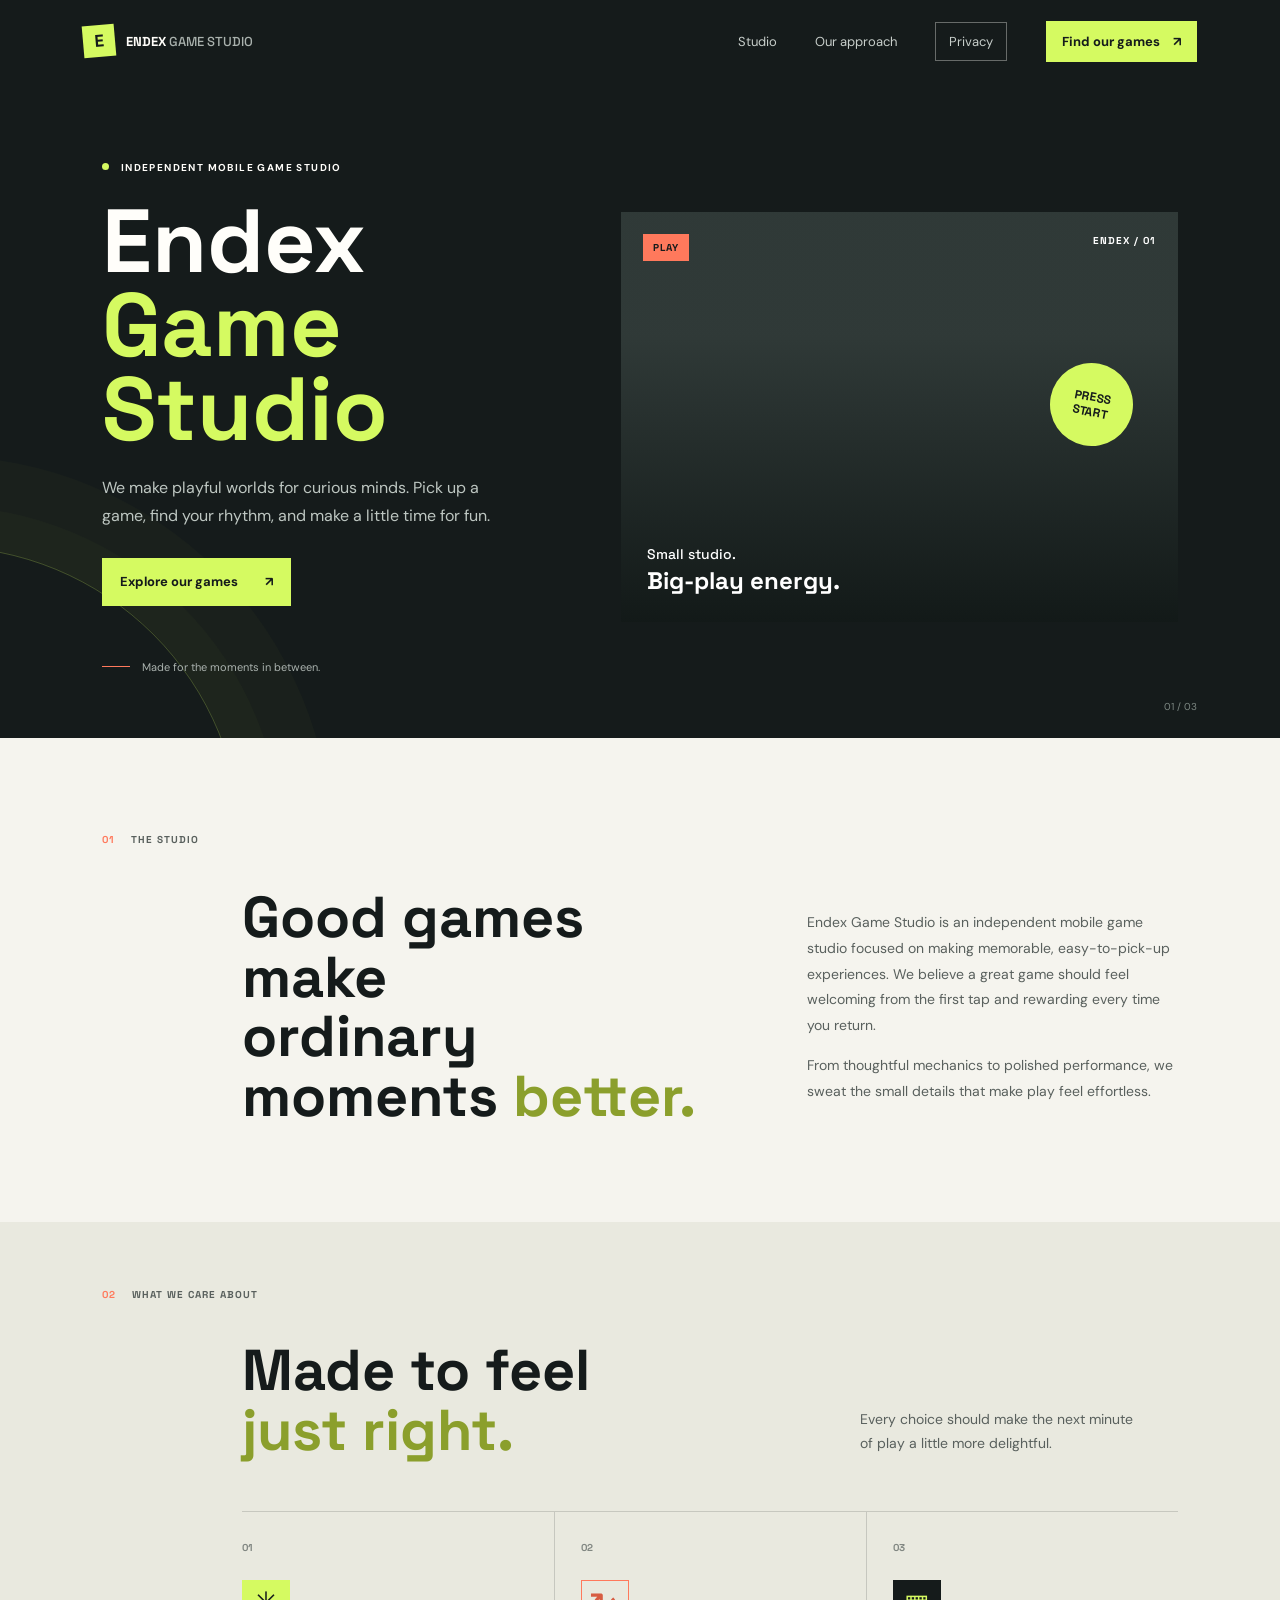
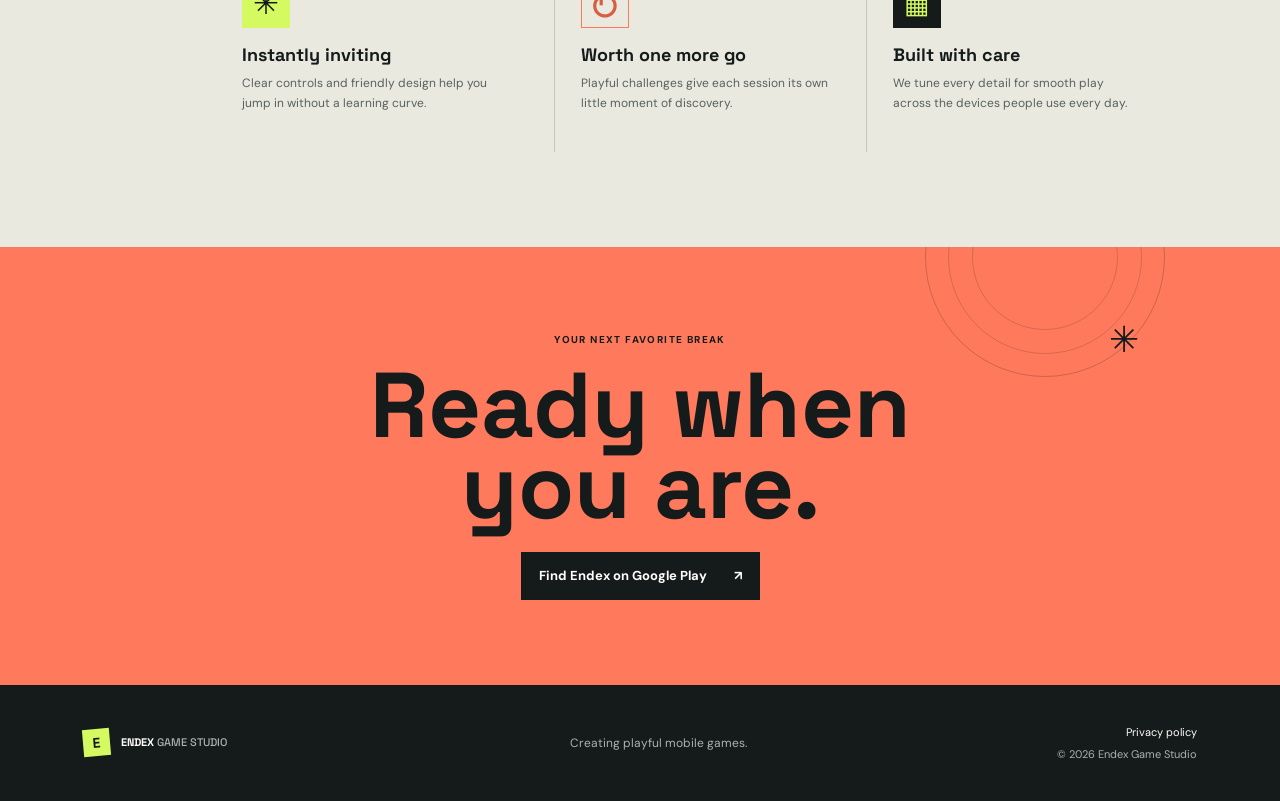
<file: index.html>
<!doctype html>
<html lang="en">
 <head>
  <meta charset="utf-8">
  <meta name="viewport" content="width=device-width, initial-scale=1">
  <meta name="theme-color" content="#151b1b">
  <meta name="description" content="Endex Game Studio creates playful mobile games made for curious minds and quick breaks.">
  <title>Endex Game Studio | Play a little different</title>
  <link rel="preconnect" href="https://fonts.googleapis.com">
  <link rel="preconnect" href="https://fonts.gstatic.com" crossorigin>
  <link href="https://fonts.googleapis.com/css2?family=DM+Sans:wght@400;500;600;700&family=Space+Grotesk:wght@500;600;700&display=swap" rel="stylesheet">
  <link rel="stylesheet" href="styles.css">
</head>
<body>
  <header class="site-header">
    <a class="brand" href="index.html" aria-label="Endex Game Studio home">
      <span class="brand-mark" aria-hidden="true">E</span>
      <span>ENDEX <span class="brand-light">GAME STUDIO</span></span>
    </a>
    <nav aria-label="Main navigation">
      <a href="#studio">Studio</a>
      <a href="#approach">Our approach</a>
      <a class="nav-privacy" href="privacypolicy.html">Privacy</a>
<a class="nav-cta"
   href="https://play.google.com/store/apps/developer?id=Endex+Game+Studio"
   target="_blank"
   rel="noreferrer">
  Find our games <span aria-hidden="true">↗</span>
</a> 
    </nav>
  </header>

  <main>
    <section class="hero" aria-labelledby="hero-title">
      <div class="hero-copy">
        <p class="eyebrow"><span class="status-dot"></span> INDEPENDENT MOBILE GAME STUDIO</p>
        <h1 id="hero-title">Endex<br><span>Game Studio</span></h1>
        <p class="hero-description">We make playful worlds for curious minds. Pick up a game, find your rhythm, and make a little time for fun.</p>
        <a class="button button-lime" href="https://play.google.com/store/apps/developer?id=Endex+Game+Studio" target="_blank" rel="noreferrer">Explore our games <span aria-hidden="true">↗</span></a>
        <div class="hero-note"><span class="note-line"></span> Made for the moments in between.</div>
      </div>
      <div class="hero-art" role="img" aria-label="Colorful gaming setup with a controller and screen">
        <div class="art-label"><span>PLAY</span><span>ENDEX / 01</span></div>
        <div class="art-sticker" aria-hidden="true">PRESS<br>START</div>
        <div class="art-caption"><span>Small studio.</span><strong>Big-play energy.</strong></div>
      </div>
      <div class="hero-index" aria-hidden="true">01 / 03</div>
    </section>

    <section class="studio-section" id="studio">
      <div class="section-marker"><span>01</span><span>THE STUDIO</span></div>
      <div class="studio-content">
        <h2>Good games make<br>ordinary moments <em>better.</em></h2>
        <div class="studio-text">
          <p>Endex Game Studio is an independent mobile game studio focused on making memorable, easy-to-pick-up experiences. We believe a great game should feel welcoming from the first tap and rewarding every time you return.</p>
          <p>From thoughtful mechanics to polished performance, we sweat the small details that make play feel effortless.</p>
        </div>
      </div>
    </section>

    <section class="approach-section" id="approach">
      <div class="section-marker"><span>02</span><span>WHAT WE CARE ABOUT</span></div>
      <div class="approach-heading"><h2>Made to feel<br><em>just right.</em></h2><p>Every choice should make the next minute of play a little more delightful.</p></div>
      <div class="principles">
        <article class="principle">
          <span class="principle-number">01</span>
          <div class="principle-symbol symbol-spark" aria-hidden="true">✳</div>
          <h3>Instantly inviting</h3>
          <p>Clear controls and friendly design help you jump in without a learning curve.</p>
        </article>
        <article class="principle">
          <span class="principle-number">02</span>
          <div class="principle-symbol symbol-loop" aria-hidden="true">↻</div>
          <h3>Worth one more go</h3>
          <p>Playful challenges give each session its own little moment of discovery.</p>
        </article>
        <article class="principle">
          <span class="principle-number">03</span>
          <div class="principle-symbol symbol-pixel" aria-hidden="true">▦</div>
          <h3>Built with care</h3>
          <p>We tune every detail for smooth play across the devices people use every day.</p>
        </article>
      </div>
    </section>

    <section class="play-section">
      <div class="play-orbit" aria-hidden="true"><span>✳</span></div>
      <p class="eyebrow">YOUR NEXT FAVORITE BREAK</p>
      <h2>Ready when<br>you are.</h2>
      <a class="button button-dark" href="https://play.google.com/store/search?q=Endex%20Game%20Studio&c=apps" target="_blank" rel="noreferrer">Find Endex on Google Play <span aria-hidden="true">↗</span></a>
    </section>
  </main>

  <footer class="site-footer">
    <a class="brand footer-brand" href="index.html"><span class="brand-mark" aria-hidden="true">E</span><span>ENDEX <span class="brand-light">GAME STUDIO</span></span></a>
    <p>Creating playful mobile games.</p>
    <div class="footer-meta"><a href="privacypolicy.html">Privacy policy</a><span>© <span id="year">2026</span> Endex Game Studio</span></div>
  </footer>
</body>
</html>
</file>
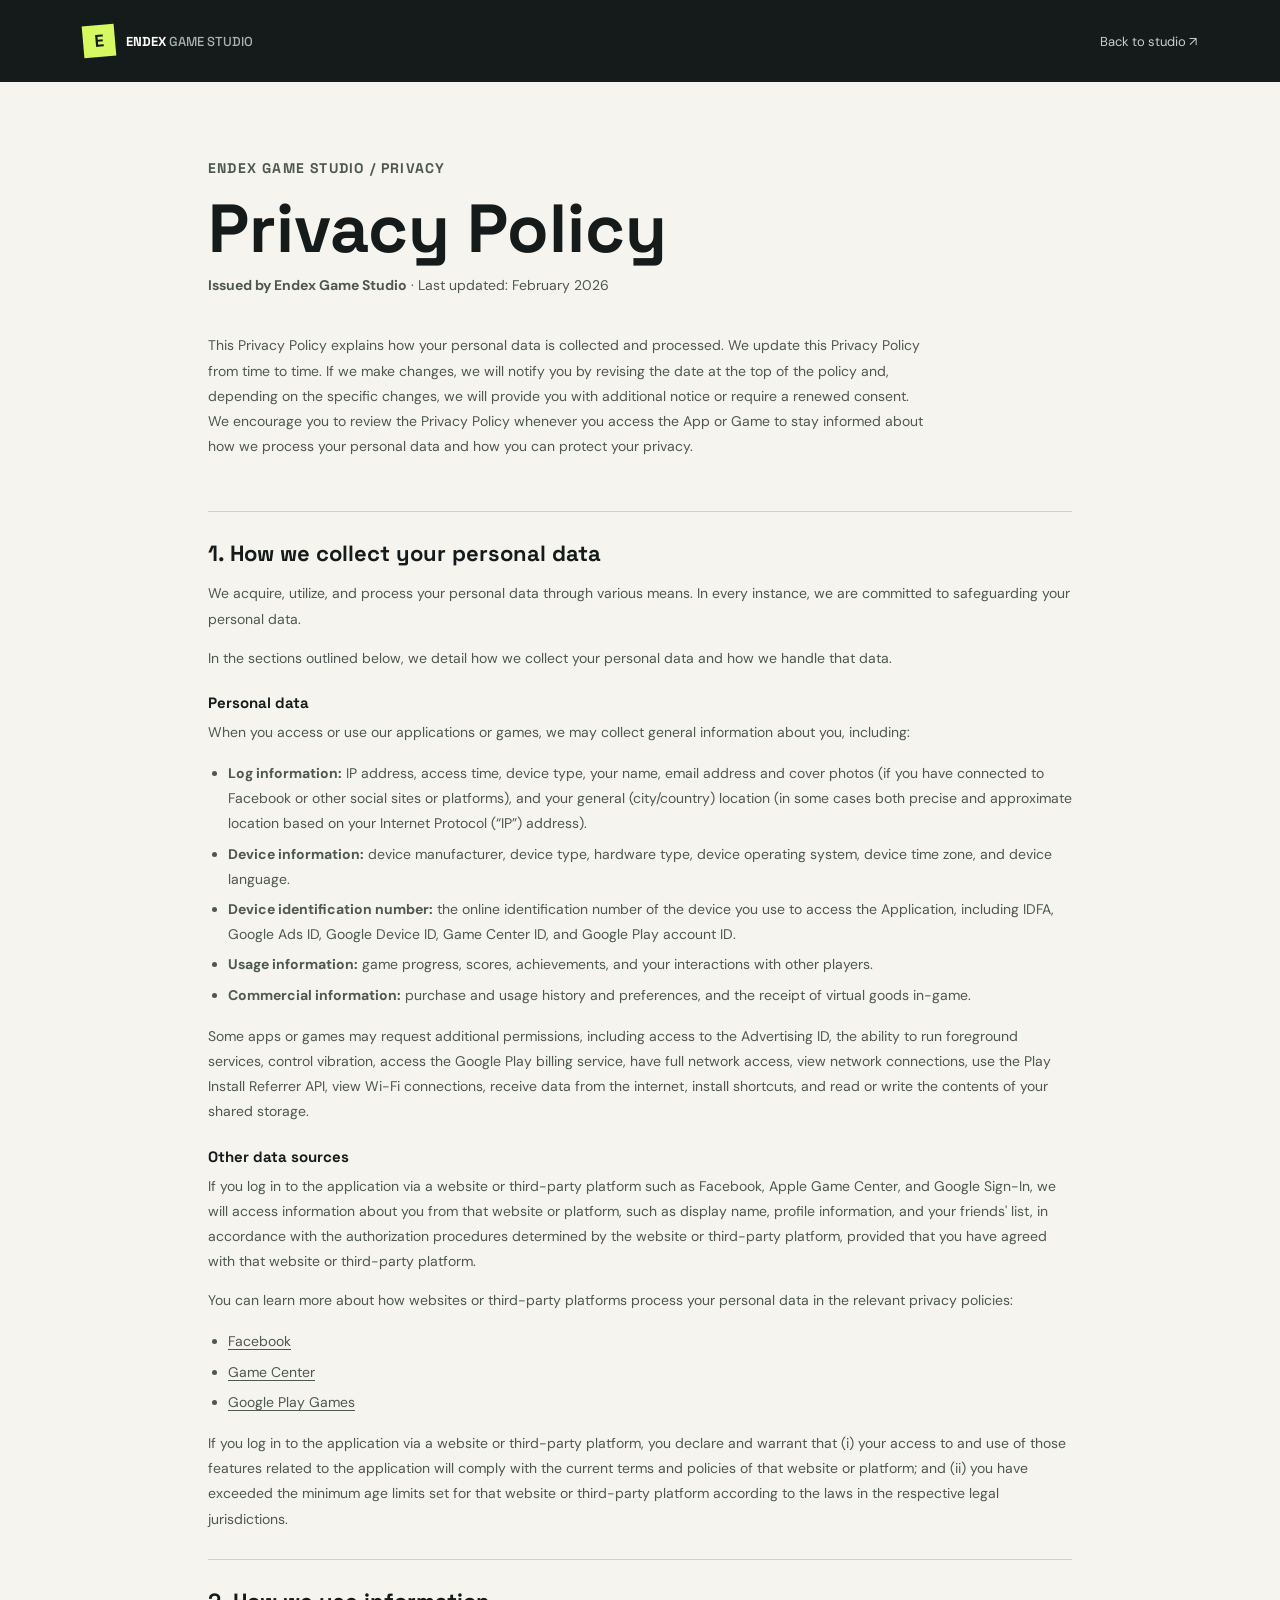
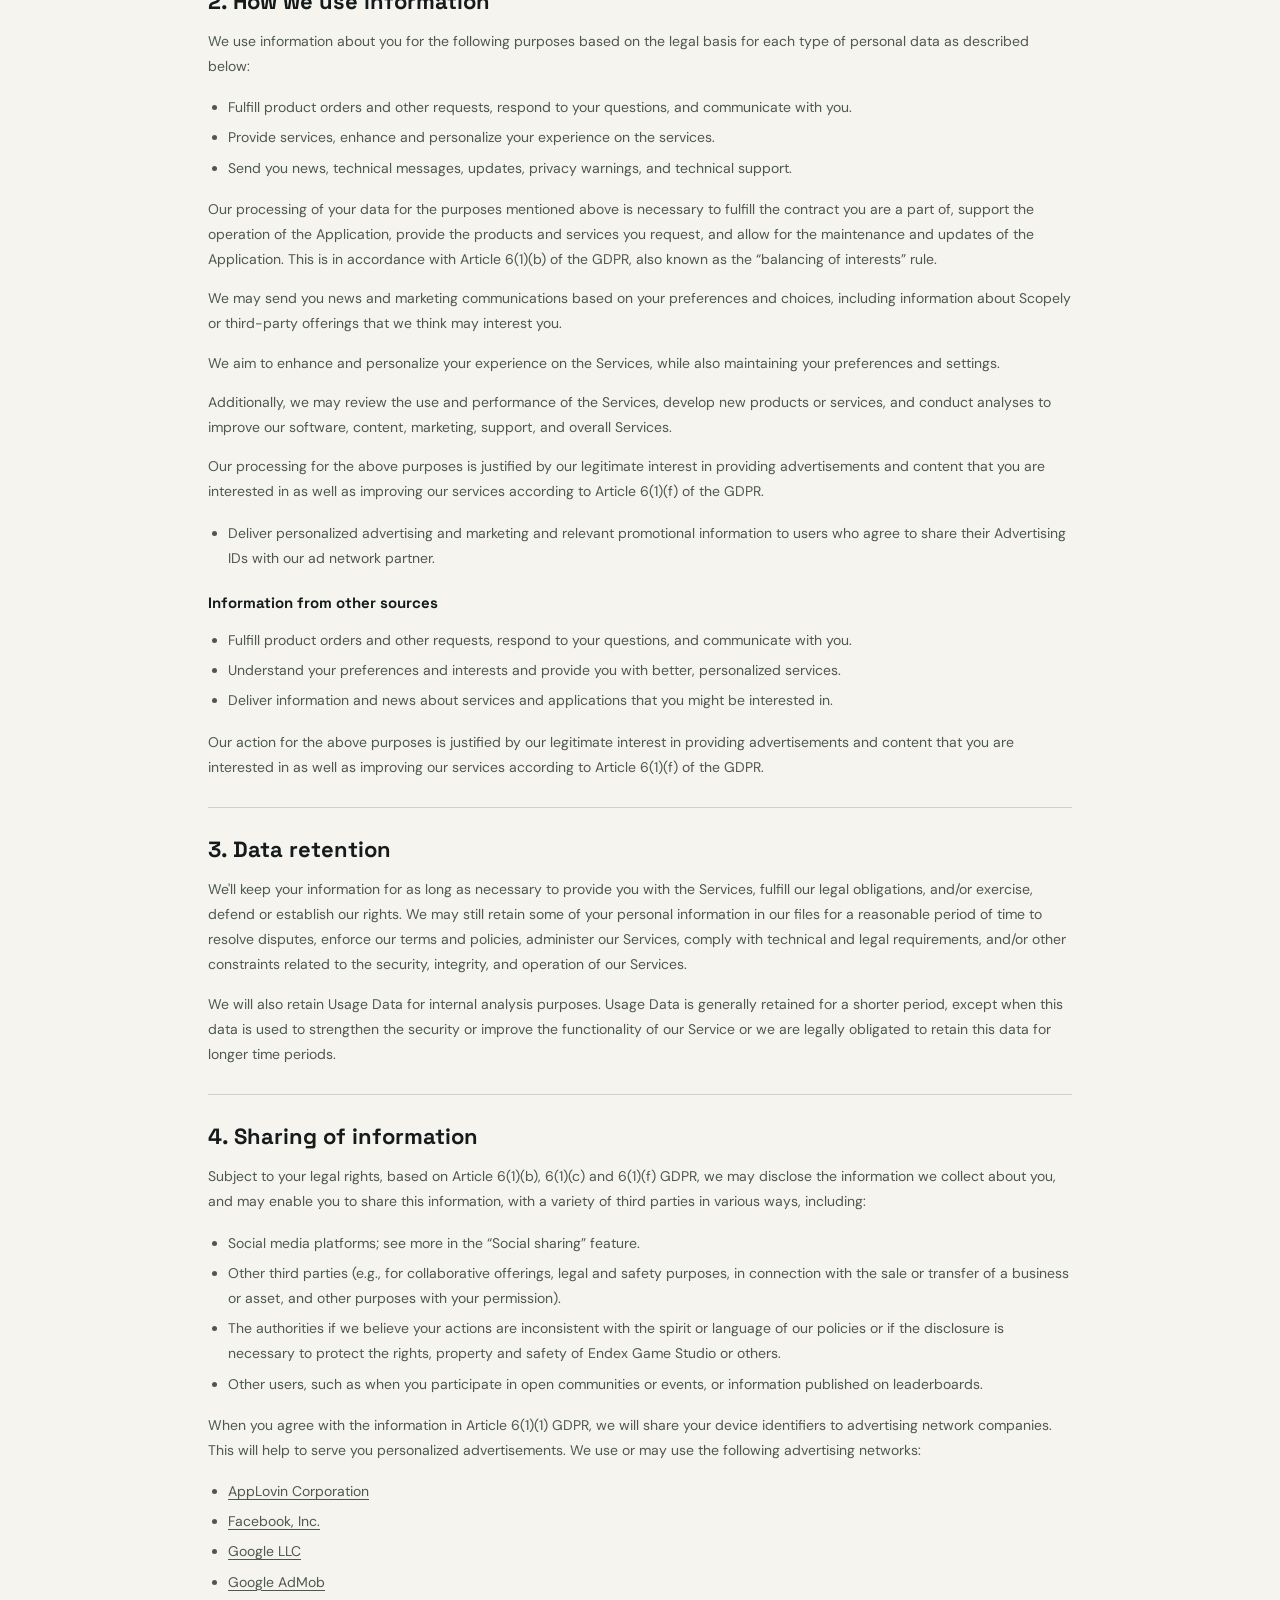
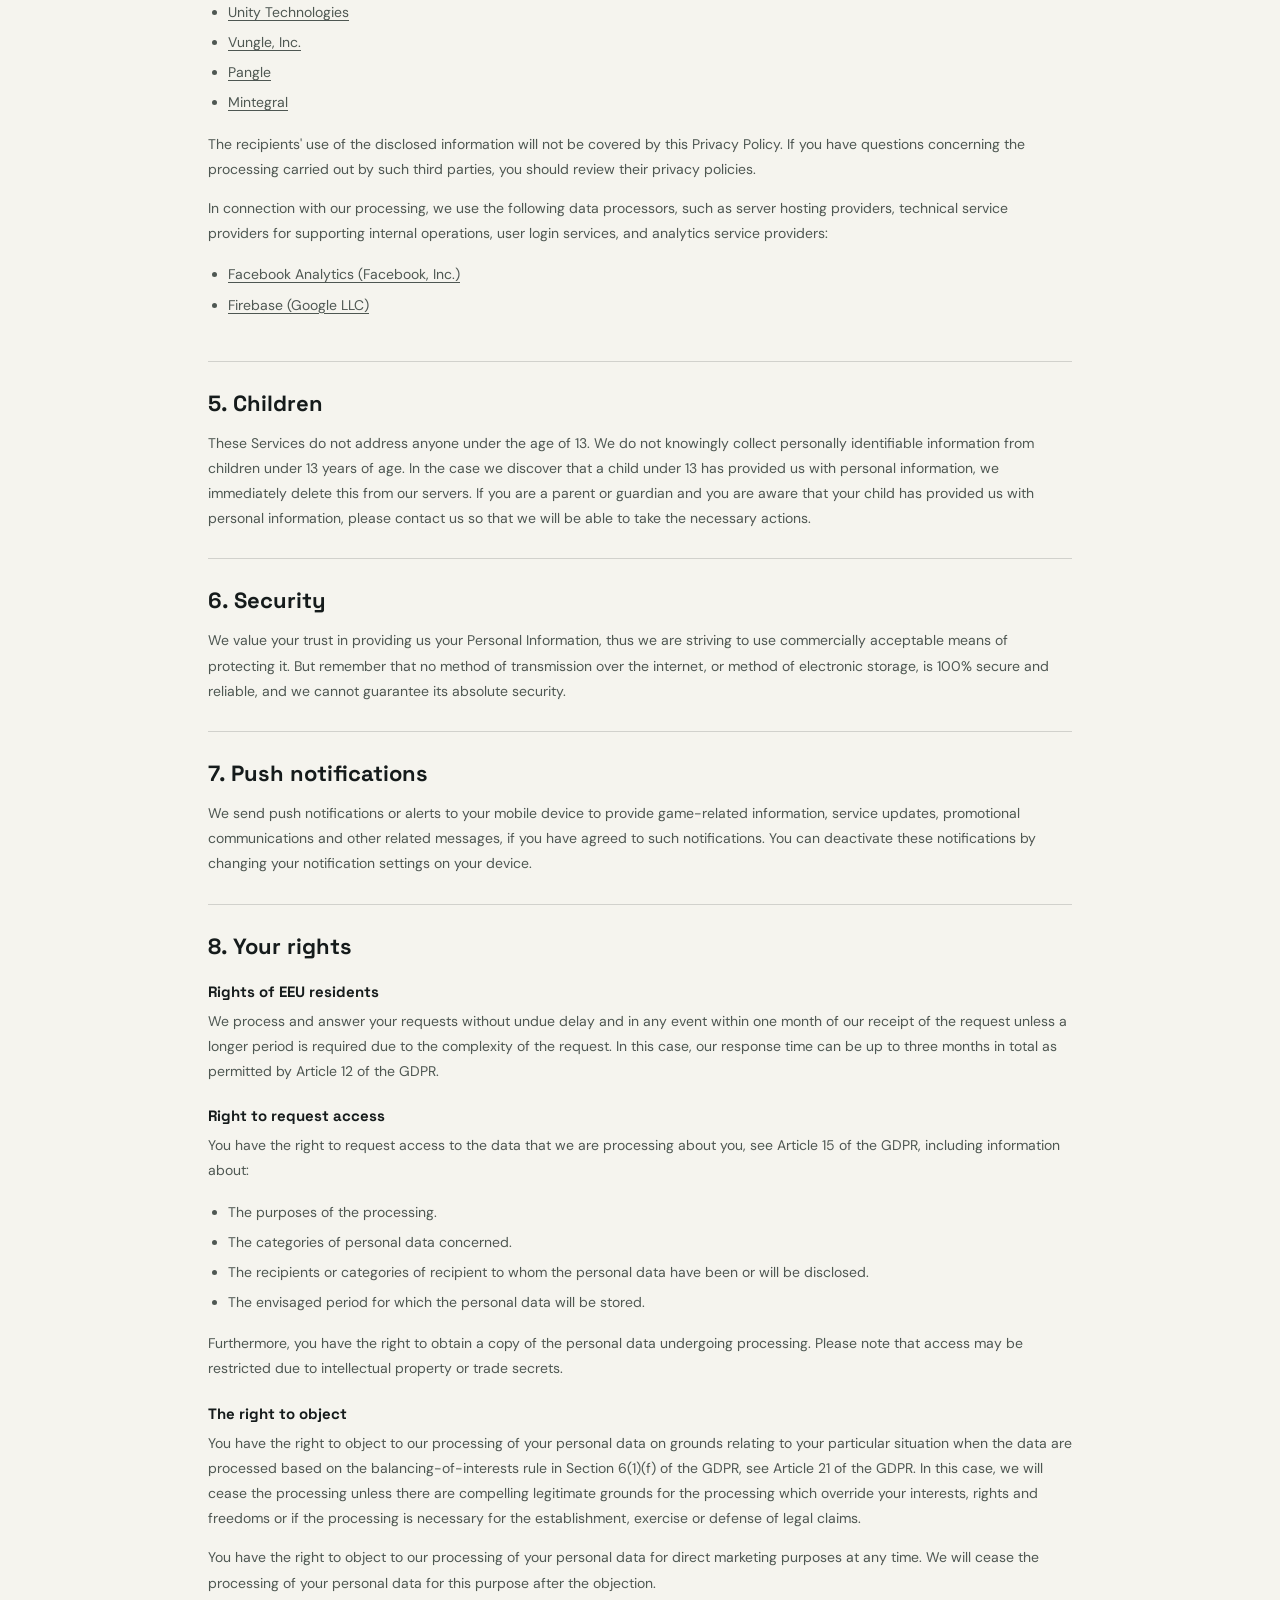
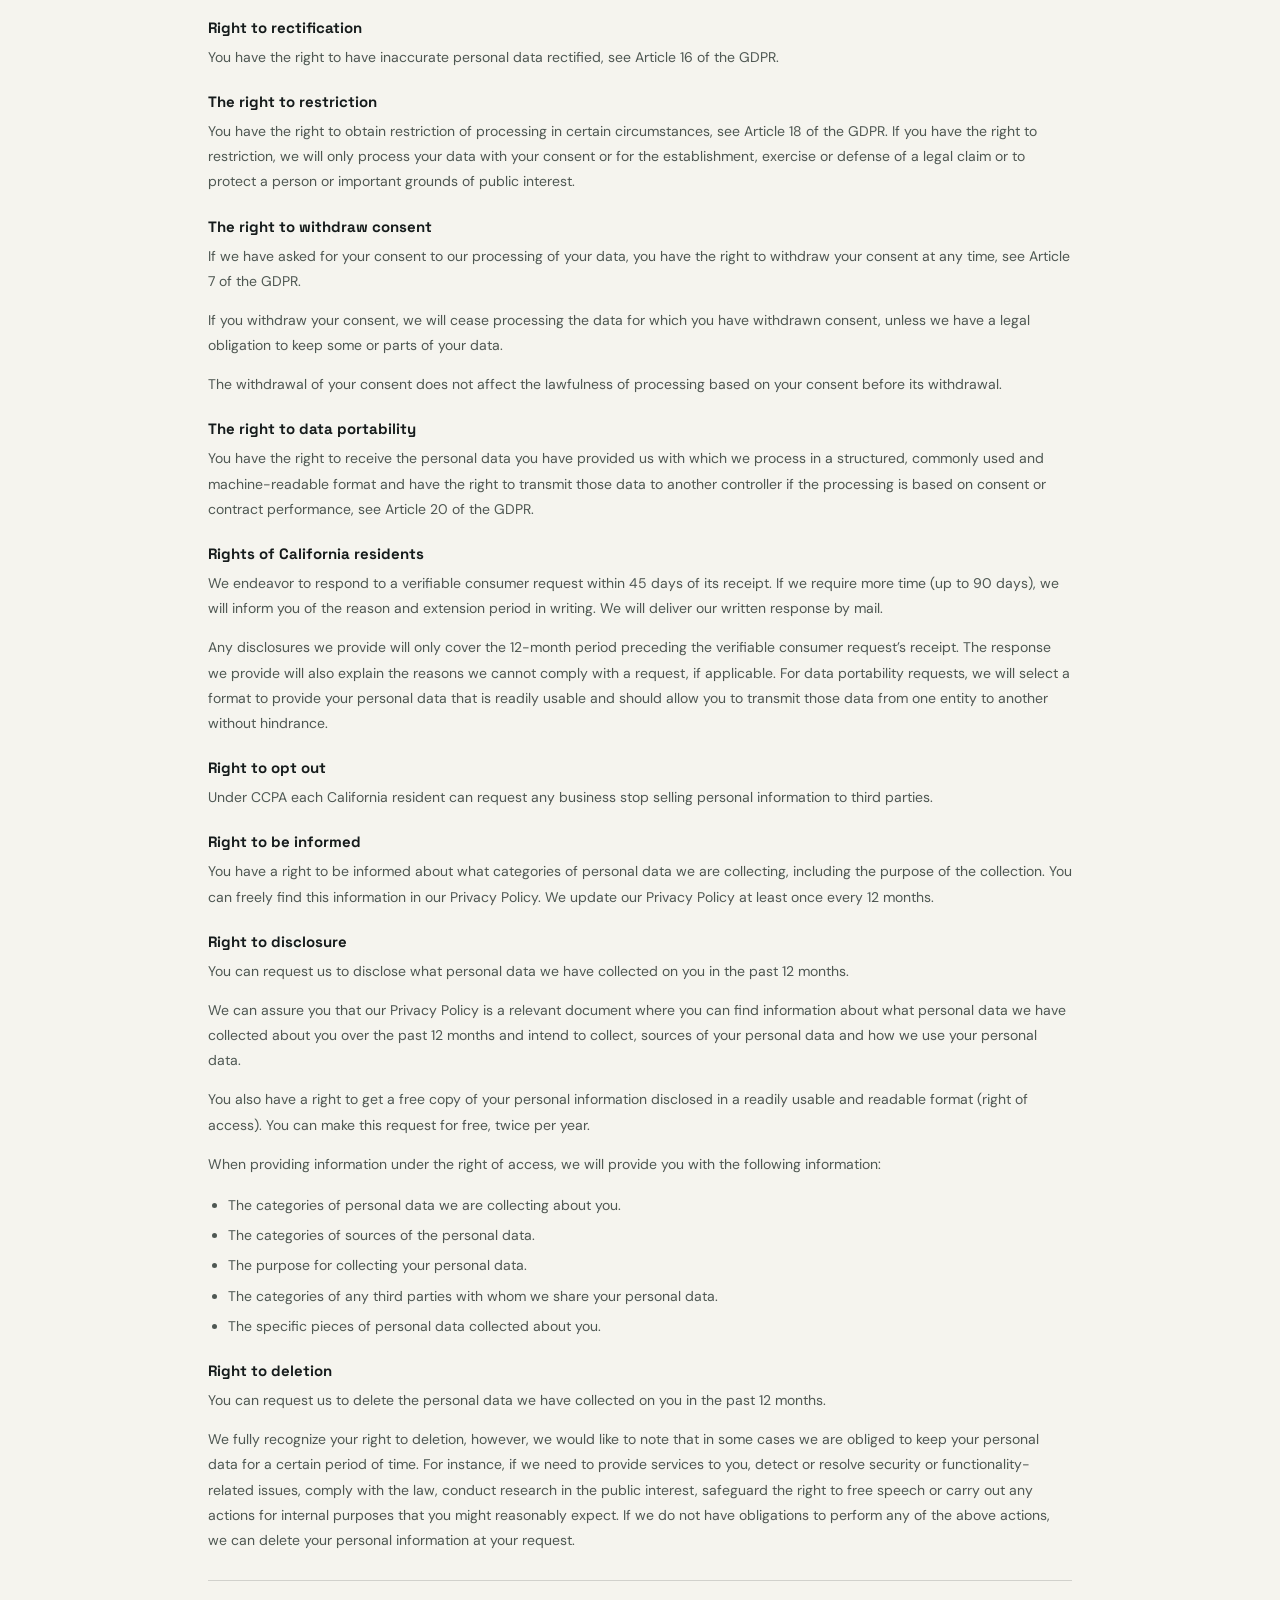
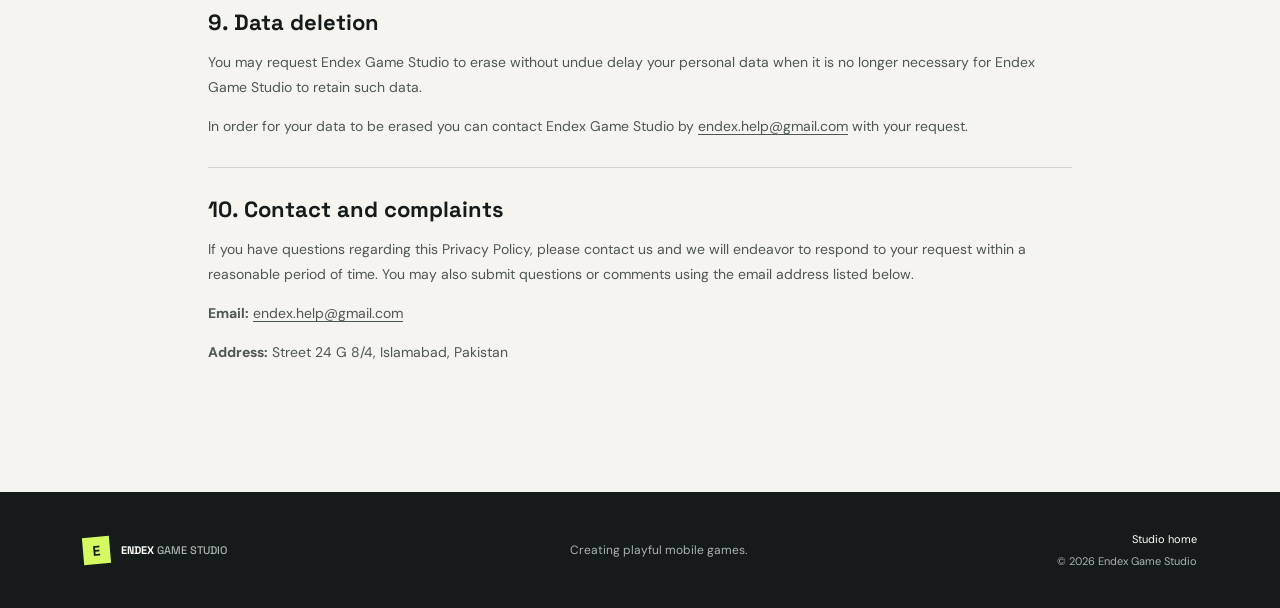
<file: privacypolicy.html>
<!doctype html>
<html lang="en">
<head>
  <meta charset="utf-8">
  <meta name="viewport" content="width=device-width, initial-scale=1">
  <meta name="description" content="Privacy policy for mobile games and services published by Endex Game Studio.">
  <meta name="theme-color" content="#151b1b">
  <title>Privacy Policy | Endex Game Studio</title>
  <link rel="preconnect" href="https://fonts.googleapis.com">
  <link rel="preconnect" href="https://fonts.gstatic.com" crossorigin>
  <link href="https://fonts.googleapis.com/css2?family=DM+Sans:wght@400;500;600;700&family=Space+Grotesk:wght@500;600;700&display=swap" rel="stylesheet">
  <link rel="stylesheet" href="styles.css">
</head>
<body class="policy-page">
  <header class="site-header policy-header">
    <a class="brand" href="index.html" aria-label="Endex Game Studio home"><span class="brand-mark" aria-hidden="true">E</span><span>ENDEX <span class="brand-light">GAME STUDIO</span></span></a>
    <nav aria-label="Main navigation"><a href="index.html">Back to studio <span aria-hidden="true">↗</span></a></nav>
  </header>
  <main class="policy-main">
    <p class="policy-kicker">ENDEX GAME STUDIO / PRIVACY</p>
    <h1>Privacy Policy</h1>
    <p class="policy-updated"><strong>Issued by Endex Game Studio</strong> · Last updated: February 2026</p>
    <p class="policy-intro">This Privacy Policy explains how your personal data is collected and processed. We update this Privacy Policy from time to time. If we make changes, we will notify you by revising the date at the top of the policy and, depending on the specific changes, we will provide you with additional notice or require a renewed consent. We encourage you to review the Privacy Policy whenever you access the App or Game to stay informed about how we process your personal data and how you can protect your privacy.</p>

    <section>
      <h2>1. How we collect your personal data</h2>
      <p>We acquire, utilize, and process your personal data through various means. In every instance, we are committed to safeguarding your personal data.</p>
      <p>In the sections outlined below, we detail how we collect your personal data and how we handle that data.</p>
      <h3>Personal data</h3>
      <p>When you access or use our applications or games, we may collect general information about you, including:</p>
      <ul>
        <li><strong>Log information:</strong> IP address, access time, device type, your name, email address and cover photos (if you have connected to Facebook or other social sites or platforms), and your general (city/country) location (in some cases both precise and approximate location based on your Internet Protocol (“IP”) address).</li>
        <li><strong>Device information:</strong> device manufacturer, device type, hardware type, device operating system, device time zone, and device language.</li>
        <li><strong>Device identification number:</strong> the online identification number of the device you use to access the Application, including IDFA, Google Ads ID, Google Device ID, Game Center ID, and Google Play account ID.</li>
        <li><strong>Usage information:</strong> game progress, scores, achievements, and your interactions with other players.</li>
        <li><strong>Commercial information:</strong> purchase and usage history and preferences, and the receipt of virtual goods in-game.</li>
      </ul>
      <p>Some apps or games may request additional permissions, including access to the Advertising ID, the ability to run foreground services, control vibration, access the Google Play billing service, have full network access, view network connections, use the Play Install Referrer API, view Wi-Fi connections, receive data from the internet, install shortcuts, and read or write the contents of your shared storage.</p>
      <h3>Other data sources</h3>
      <p>If you log in to the application via a website or third-party platform such as Facebook, Apple Game Center, and Google Sign-In, we will access information about you from that website or platform, such as display name, profile information, and your friends' list, in accordance with the authorization procedures determined by the website or third-party platform, provided that you have agreed with that website or third-party platform.</p>
      <p>You can learn more about how websites or third-party platforms process your personal data in the relevant privacy policies:</p>
      <ul>
        <li><a href="https://www.facebook.com/about/privacy/" target="_blank" rel="noopener noreferrer">Facebook</a></li>
        <li><a href="https://www.apple.com/legal/internet-services/itunes/gamecenter/" target="_blank" rel="noopener noreferrer">Game Center</a></li>
        <li><a href="https://policies.google.com/privacy" target="_blank" rel="noopener noreferrer">Google Play Games</a></li>
      </ul>
      <p>If you log in to the application via a website or third-party platform, you declare and warrant that (i) your access to and use of those features related to the application will comply with the current terms and policies of that website or platform; and (ii) you have exceeded the minimum age limits set for that website or third-party platform according to the laws in the respective legal jurisdictions.</p>
    </section>

    <section>
      <h2>2. How we use information</h2>
      <p>We use information about you for the following purposes based on the legal basis for each type of personal data as described below:</p>
      <ul>
        <li>Fulfill product orders and other requests, respond to your questions, and communicate with you.</li>
        <li>Provide services, enhance and personalize your experience on the services.</li>
        <li>Send you news, technical messages, updates, privacy warnings, and technical support.</li>
      </ul>
      <p>Our processing of your data for the purposes mentioned above is necessary to fulfill the contract you are a part of, support the operation of the Application, provide the products and services you request, and allow for the maintenance and updates of the Application. This is in accordance with Article 6(1)(b) of the GDPR, also known as the “balancing of interests” rule.</p>
      <p>We may send you news and marketing communications based on your preferences and choices, including information about Scopely or third-party offerings that we think may interest you.</p>
      <p>We aim to enhance and personalize your experience on the Services, while also maintaining your preferences and settings.</p>
      <p>Additionally, we may review the use and performance of the Services, develop new products or services, and conduct analyses to improve our software, content, marketing, support, and overall Services.</p>
      <p>Our processing for the above purposes is justified by our legitimate interest in providing advertisements and content that you are interested in as well as improving our services according to Article 6(1)(f) of the GDPR.</p>
      <ul>
        <li>Deliver personalized advertising and marketing and relevant promotional information to users who agree to share their Advertising IDs with our ad network partner.</li>
      </ul>
      <h3>Information from other sources</h3>
      <ul>
        <li>Fulfill product orders and other requests, respond to your questions, and communicate with you.</li>
        <li>Understand your preferences and interests and provide you with better, personalized services.</li>
        <li>Deliver information and news about services and applications that you might be interested in.</li>
      </ul>
      <p>Our action for the above purposes is justified by our legitimate interest in providing advertisements and content that you are interested in as well as improving our services according to Article 6(1)(f) of the GDPR.</p>
    </section>

    <section>
      <h2>3. Data retention</h2>
      <p>We'll keep your information for as long as necessary to provide you with the Services, fulfill our legal obligations, and/or exercise, defend or establish our rights. We may still retain some of your personal information in our files for a reasonable period of time to resolve disputes, enforce our terms and policies, administer our Services, comply with technical and legal requirements, and/or other constraints related to the security, integrity, and operation of our Services.</p>
      <p>We will also retain Usage Data for internal analysis purposes. Usage Data is generally retained for a shorter period, except when this data is used to strengthen the security or improve the functionality of our Service or we are legally obligated to retain this data for longer time periods.</p>
    </section>

    <section>
      <h2>4. Sharing of information</h2>
      <p>Subject to your legal rights, based on Article 6(1)(b), 6(1)(c) and 6(1)(f) GDPR, we may disclose the information we collect about you, and may enable you to share this information, with a variety of third parties in various ways, including:</p>
      <ul>
        <li>Social media platforms; see more in the “Social sharing” feature.</li>
        <li>Other third parties (e.g., for collaborative offerings, legal and safety purposes, in connection with the sale or transfer of a business or asset, and other purposes with your permission).</li>
        <li>The authorities if we believe your actions are inconsistent with the spirit or language of our policies or if the disclosure is necessary to protect the rights, property and safety of Endex Game Studio or others.</li>
        <li>Other users, such as when you participate in open communities or events, or information published on leaderboards.</li>
      </ul>
      <p>When you agree with the information in Article 6(1)(1) GDPR, we will share your device identifiers to advertising network companies. This will help to serve you personalized advertisements. We use or may use the following advertising networks:</p>
      <ul>
        <li><a href="https://www.applovin.com/privacy/" target="_blank" rel="noopener noreferrer">AppLovin Corporation</a></li>
        <li><a href="https://www.facebook.com/about/privacy/" target="_blank" rel="noopener noreferrer">Facebook, Inc.</a></li>
        <li><a href="https://policies.google.com/privacy" target="_blank" rel="noopener noreferrer">Google LLC</a></li>
        <li><a href="https://support.google.com/admob/" target="_blank" rel="noopener noreferrer">Google AdMob</a></li>
        <li><a href="https://unity3d.com/legal/privacy-policy" target="_blank" rel="noopener noreferrer">Unity Technologies</a></li>
        <li><a href="https://vungle.com/privacy/" target="_blank" rel="noopener noreferrer">Vungle, Inc.</a></li>
        <li><a href="https://www.pangleglobal.com/privacy/partner" target="_blank" rel="noopener noreferrer">Pangle</a></li>
        <li><a href="https://www.mintegral.com/privacy" target="_blank" rel="noopener noreferrer">Mintegral</a></li>
      </ul>
      <p>The recipients' use of the disclosed information will not be covered by this Privacy Policy. If you have questions concerning the processing carried out by such third parties, you should review their privacy policies.</p>
      <p>In connection with our processing, we use the following data processors, such as server hosting providers, technical service providers for supporting internal operations, user login services, and analytics service providers:</p>
      <ul>
        <li><a href="https://www.facebook.com/about/privacy/" target="_blank" rel="noopener noreferrer">Facebook Analytics (Facebook, Inc.)</a></li>
        <li><a href="https://firebase.google.com/support/privacy" target="_blank" rel="noopener noreferrer">Firebase (Google LLC)</a></li>
      </ul>
    </section>

    <section>
      <h2>5. Children</h2>
      <p>These Services do not address anyone under the age of 13. We do not knowingly collect personally identifiable information from children under 13 years of age. In the case we discover that a child under 13 has provided us with personal information, we immediately delete this from our servers. If you are a parent or guardian and you are aware that your child has provided us with personal information, please contact us so that we will be able to take the necessary actions.</p>
    </section>

    <section>
      <h2>6. Security</h2>
      <p>We value your trust in providing us your Personal Information, thus we are striving to use commercially acceptable means of protecting it. But remember that no method of transmission over the internet, or method of electronic storage, is 100% secure and reliable, and we cannot guarantee its absolute security.</p>
    </section>

    <section>
      <h2>7. Push notifications</h2>
      <p>We send push notifications or alerts to your mobile device to provide game-related information, service updates, promotional communications and other related messages, if you have agreed to such notifications. You can deactivate these notifications by changing your notification settings on your device.</p>
    </section>

    <section>
      <h2>8. Your rights</h2>
      <h3>Rights of EEU residents</h3>
      <p>We process and answer your requests without undue delay and in any event within one month of our receipt of the request unless a longer period is required due to the complexity of the request. In this case, our response time can be up to three months in total as permitted by Article 12 of the GDPR.</p>
      <h3>Right to request access</h3>
      <p>You have the right to request access to the data that we are processing about you, see Article 15 of the GDPR, including information about:</p>
      <ul>
        <li>The purposes of the processing.</li>
        <li>The categories of personal data concerned.</li>
        <li>The recipients or categories of recipient to whom the personal data have been or will be disclosed.</li>
        <li>The envisaged period for which the personal data will be stored.</li>
      </ul>
      <p>Furthermore, you have the right to obtain a copy of the personal data undergoing processing. Please note that access may be restricted due to intellectual property or trade secrets.</p>
      <h3>The right to object</h3>
      <p>You have the right to object to our processing of your personal data on grounds relating to your particular situation when the data are processed based on the balancing-of-interests rule in Section 6(1)(f) of the GDPR, see Article 21 of the GDPR. In this case, we will cease the processing unless there are compelling legitimate grounds for the processing which override your interests, rights and freedoms or if the processing is necessary for the establishment, exercise or defense of legal claims.</p>
      <p>You have the right to object to our processing of your personal data for direct marketing purposes at any time. We will cease the processing of your personal data for this purpose after the objection.</p>
      <h3>Right to rectification</h3>
      <p>You have the right to have inaccurate personal data rectified, see Article 16 of the GDPR.</p>
      <h3>The right to restriction</h3>
      <p>You have the right to obtain restriction of processing in certain circumstances, see Article 18 of the GDPR. If you have the right to restriction, we will only process your data with your consent or for the establishment, exercise or defense of a legal claim or to protect a person or important grounds of public interest.</p>
      <h3>The right to withdraw consent</h3>
      <p>If we have asked for your consent to our processing of your data, you have the right to withdraw your consent at any time, see Article 7 of the GDPR.</p>
      <p>If you withdraw your consent, we will cease processing the data for which you have withdrawn consent, unless we have a legal obligation to keep some or parts of your data.</p>
      <p>The withdrawal of your consent does not affect the lawfulness of processing based on your consent before its withdrawal.</p>
      <h3>The right to data portability</h3>
      <p>You have the right to receive the personal data you have provided us with which we process in a structured, commonly used and machine-readable format and have the right to transmit those data to another controller if the processing is based on consent or contract performance, see Article 20 of the GDPR.</p>
      <h3>Rights of California residents</h3>
      <p>We endeavor to respond to a verifiable consumer request within 45 days of its receipt. If we require more time (up to 90 days), we will inform you of the reason and extension period in writing. We will deliver our written response by mail.</p>
      <p>Any disclosures we provide will only cover the 12-month period preceding the verifiable consumer request’s receipt. The response we provide will also explain the reasons we cannot comply with a request, if applicable. For data portability requests, we will select a format to provide your personal data that is readily usable and should allow you to transmit those data from one entity to another without hindrance.</p>
      <h3>Right to opt out</h3>
      <p>Under CCPA each California resident can request any business stop selling personal information to third parties.</p>
      <h3>Right to be informed</h3>
      <p>You have a right to be informed about what categories of personal data we are collecting, including the purpose of the collection. You can freely find this information in our Privacy Policy. We update our Privacy Policy at least once every 12 months.</p>
      <h3>Right to disclosure</h3>
      <p>You can request us to disclose what personal data we have collected on you in the past 12 months.</p>
      <p>We can assure you that our Privacy Policy is a relevant document where you can find information about what personal data we have collected about you over the past 12 months and intend to collect, sources of your personal data and how we use your personal data.</p>
      <p>You also have a right to get a free copy of your personal information disclosed in a readily usable and readable format (right of access). You can make this request for free, twice per year.</p>
      <p>When providing information under the right of access, we will provide you with the following information:</p>
      <ul>
        <li>The categories of personal data we are collecting about you.</li>
        <li>The categories of sources of the personal data.</li>
        <li>The purpose for collecting your personal data.</li>
        <li>The categories of any third parties with whom we share your personal data.</li>
        <li>The specific pieces of personal data collected about you.</li>
      </ul>
      <h3>Right to deletion</h3>
      <p>You can request us to delete the personal data we have collected on you in the past 12 months.</p>
      <p>We fully recognize your right to deletion, however, we would like to note that in some cases we are obliged to keep your personal data for a certain period of time. For instance, if we need to provide services to you, detect or resolve security or functionality-related issues, comply with the law, conduct research in the public interest, safeguard the right to free speech or carry out any actions for internal purposes that you might reasonably expect. If we do not have obligations to perform any of the above actions, we can delete your personal information at your request.</p>
    </section>

    <section>
      <h2>9. Data deletion</h2>
      <p>You may request Endex Game Studio to erase without undue delay your personal data when it is no longer necessary for Endex Game Studio to retain such data.</p>
      <p>In order for your data to be erased you can contact Endex Game Studio by <a href="mailto:endex.help@gmail.com">endex.help@gmail.com</a> with your request.</p>
    </section>

    <section>
      <h2>10. Contact and complaints</h2>
      <p>If you have questions regarding this Privacy Policy, please contact us and we will endeavor to respond to your request within a reasonable period of time. You may also submit questions or comments using the email address listed below.</p>
      <p><strong>Email:</strong> <a href="mailto:endex.help@gmail.com">endex.help@gmail.com</a></p>
      <p><strong>Address:</strong> Street 24 G 8/4, Islamabad, Pakistan</p>
    </section>
  </main>
  <footer class="site-footer policy-footer">
    <a class="brand footer-brand" href="index.html"><span class="brand-mark" aria-hidden="true">E</span><span>ENDEX <span class="brand-light">GAME STUDIO</span></span></a>
    <p>Creating playful mobile games.</p>
    <div class="footer-meta"><a href="index.html">Studio home</a><span>© 2026 Endex Game Studio</span></div>
  </footer>
</body>
</html>
</file>
<file: styles.css>
:root {
  color-scheme: light;
  --ink: #151b1b;
  --muted: #59605d;
  --lime: #d5fa61;
  --paper: #f5f4ee;
  --white: #fffefa;
  --coral: #ff795c;
  --line: rgba(21, 27, 27, .16);
  font-family: "DM Sans", sans-serif;
  font-synthesis: none;
  text-rendering: optimizeLegibility;
}

* { box-sizing: border-box; }
html { scroll-behavior: smooth; }
body { margin: 0; background: var(--paper); color: var(--ink); }
a { color: inherit; }
.site-header { height: 82px; padding: 0 6.5vw; display: flex; align-items: center; justify-content: space-between; background: var(--ink); color: var(--white); }
.brand { display: inline-flex; gap: 11px; align-items: center; text-decoration: none; font: 700 13px/1 "Space Grotesk", sans-serif; letter-spacing: 0; }
.brand-mark { width: 32px; height: 32px; display: grid; place-items: center; background: var(--lime); color: var(--ink); font-size: 17px; transform: rotate(-5deg); }
.brand-light { color: #aab2ae; font-weight: 500; }
.site-header nav { display: flex; align-items: center; gap: clamp(18px, 3vw, 42px); font-size: 13px; }
.site-header nav a { text-decoration: none; }
.site-header nav a:not(.nav-cta) { color: #c7ceca; }
.site-header nav a:hover, .footer-meta a:hover { color: var(--lime); }
.site-header nav .nav-privacy { padding: 10px 13px; border: 1px solid rgba(255,254,250,.35); }
.site-header nav .nav-privacy:hover { border-color: var(--lime); }
.nav-cta { padding: 12px 16px; color: var(--ink); background: var(--lime); font-weight: 700; }
.nav-cta span { margin-left: 10px; }
.hero { min-height: 610px; padding: 78px 8vw 64px; position: relative; display: grid; grid-template-columns: .9fr 1.1fr; align-items: center; gap: 5vw; overflow: hidden; background: var(--ink); color: var(--white); }
.hero::before { content: ""; position: absolute; width: 600px; height: 600px; left: -360px; bottom: -410px; border: 1px solid rgba(213,250,97,.24); border-radius: 50%; box-shadow: 0 0 0 40px rgba(213,250,97,.025), 0 0 0 90px rgba(213,250,97,.025); pointer-events: none; }
.hero-copy { position: relative; z-index: 1; max-width: 560px; animation: rise .7s ease both; }
.eyebrow { margin: 0 0 24px; font-size: 10px; line-height: 1.5; font-weight: 700; letter-spacing: 1.4px; }
.status-dot { width: 7px; height: 7px; display: inline-block; margin-right: 8px; border-radius: 50%; background: var(--lime); vertical-align: 1px; }
h1, h2, h3, p { margin-top: 0; }
h1, h2, h3 { font-family: "Space Grotesk", sans-serif; }
.hero h1 { margin-bottom: 22px; font-size: clamp(54px, 7vw, 94px); line-height: .94; letter-spacing: 0; }
.hero h1 span { color: var(--lime); }
.hero-description { max-width: 405px; margin-bottom: 28px; color: #bdc6c1; font-size: 16px; line-height: 1.75; }
.button { min-height: 48px; padding: 0 18px; display: inline-flex; align-items: center; gap: 27px; text-decoration: none; font-size: 13px; font-weight: 700; transition: transform .18s ease, background .18s ease; }
.button:hover { transform: translateY(-2px); }
.button-lime { color: var(--ink); background: var(--lime); }
.button-lime:hover { background: #e2ff89; }
.hero-note { margin-top: 54px; display: flex; align-items: center; gap: 12px; color: #aab2ae; font-size: 11px; }
.note-line { width: 28px; height: 1px; background: var(--coral); }
.hero-art { min-height: 410px; position: relative; overflow: hidden; background: #313b39 url("https://images.unsplash.com/photo-1593305841991-05c297ba4575?auto=format&fit=crop&w=1400&q=85") center / cover no-repeat; animation: reveal .85s .12s ease both; }
.hero-art::before { content: ""; position: absolute; inset: 0; background: linear-gradient(180deg, rgba(10,16,15,.04) 30%, rgba(10,16,15,.78)); }
.art-label { position: absolute; top: 22px; left: 22px; right: 22px; display: flex; justify-content: space-between; color: white; font: 700 10px "Space Grotesk", sans-serif; letter-spacing: 1px; }
.art-label span:first-child { padding: 7px 10px; background: var(--coral); color: var(--ink); }
.art-sticker { width: 83px; height: 83px; position: absolute; top: 37%; right: 8%; display: grid; place-content: center; border-radius: 50%; background: var(--lime); color: var(--ink); text-align: center; font: 700 12px/1.2 "Space Grotesk", sans-serif; transform: rotate(11deg); }
.art-caption { position: absolute; left: 26px; bottom: 26px; display: grid; gap: 2px; color: white; font: 500 14px "Space Grotesk", sans-serif; }
.art-caption strong { font-size: 24px; }
.hero-index { position: absolute; right: 6.5vw; bottom: 25px; color: #7e8984; font-size: 10px; }
.studio-section, .approach-section { padding: 95px 8vw; }
.section-marker { display: flex; align-items: center; gap: 16px; color: var(--muted); font: 700 10px "Space Grotesk", sans-serif; letter-spacing: 1px; }
.section-marker span:first-child { color: var(--coral); }
.studio-content { margin: 42px 0 0 13%; display: grid; grid-template-columns: 1fr .8fr; gap: 8vw; align-items: center; }
.studio-content h2, .approach-heading h2 { margin-bottom: 0; font-size: clamp(36px, 4.5vw, 60px); line-height: 1.04; }
.studio-content em, .approach-heading em { color: #8b9f2c; font-style: normal; }
.studio-text { max-width: 410px; color: var(--muted); font-size: 14px; line-height: 1.85; }
.studio-text p:last-child { margin-bottom: 0; }
.approach-section { padding-top: 66px; background: #e9e9df; }
.approach-heading { margin: 40px 0 50px 13%; display: flex; align-items: end; justify-content: space-between; gap: 24px; }
.approach-heading p { max-width: 280px; margin: 0 4% 5px 0; color: var(--muted); font-size: 14px; line-height: 1.7; }
.principles { margin-left: 13%; border-top: 1px solid var(--line); display: grid; grid-template-columns: repeat(3, 1fr); }
.principle { min-height: 240px; padding: 23px 26px 16px 0; position: relative; }
.principle + .principle { padding-left: 26px; border-left: 1px solid var(--line); }
.principle-number { color: #818782; font: 700 10px "Space Grotesk", sans-serif; }
.principle-symbol { width: 48px; height: 48px; margin: 24px 0 15px; display: grid; place-items: center; color: var(--ink); font-size: 31px; }
.symbol-spark { background: var(--lime); }
.symbol-loop { border: 1px solid var(--coral); color: #d75d43; font-size: 39px; }
.symbol-pixel { background: var(--ink); color: var(--lime); font-size: 27px; }
.principle h3 { margin: 0 0 8px; font-size: 18px; }
.principle p { max-width: 250px; margin: 0; color: var(--muted); font-size: 12px; line-height: 1.65; }
.play-section { min-height: 410px; padding: 85px 20px; position: relative; overflow: hidden; display: grid; justify-items: center; align-content: center; background: var(--coral); text-align: center; }
.play-section .eyebrow { margin-bottom: 18px; }
.play-section h2 { margin-bottom: 25px; font-size: clamp(56px, 8vw, 92px); line-height: .88; }
.button-dark { color: var(--white); background: var(--ink); }
.button-dark:hover { background: #2d3836; }
.play-orbit { width: 240px; height: 240px; position: absolute; top: -110px; right: 9%; border: 1px solid rgba(21,27,27,.22); border-radius: 50%; }
.play-orbit::before, .play-orbit::after { content: ""; position: absolute; inset: 22px; border: 1px solid rgba(21,27,27,.17); border-radius: 50%; }
.play-orbit::after { inset: 46px; }
.play-orbit span { position: absolute; right: 25px; bottom: 13px; font-size: 36px; }
.site-footer { min-height: 116px; padding: 25px 6.5vw; display: grid; grid-template-columns: 1fr 1fr auto; gap: 20px; align-items: center; background: var(--ink); color: var(--white); }
.footer-brand { font-size: 11px; }
.footer-brand .brand-mark { width: 27px; height: 27px; font-size: 14px; }
.site-footer > p { margin: 0; color: #aab2ae; font-size: 12px; }
.footer-meta { display: grid; justify-items: end; gap: 8px; color: #aab2ae; font-size: 11px; }
.footer-meta a { color: var(--white); text-decoration: none; }

/* Policy page */
.policy-page { min-height: 100vh; background: var(--paper); }
.policy-header { background: var(--ink); }
.policy-main { max-width: 920px; margin: 0 auto; padding: 74px 28px 100px; }
.policy-kicker { margin-bottom: 14px; color: #78851f; font: 700 10px "Space Grotesk", sans-serif; letter-spacing: 1.2px; }
.policy-main h1 { margin-bottom: 10px; font-size: clamp(44px, 7vw, 68px); line-height: 1; }
.policy-updated { margin-bottom: 35px; color: var(--muted); font-size: 12px; }
.policy-intro { max-width: 720px; margin-bottom: 52px; color: #353d39; font-size: 16px; line-height: 1.8; }
.policy-main section { padding: 27px 0; border-top: 1px solid var(--line); }
.policy-main h2 { margin: 0 0 14px; font-size: 22px; }
.policy-main h3 { margin: 22px 0 8px; font-size: 15px; }
.policy-main p, .policy-main li { color: #4e5752; font-size: 14px; line-height: 1.8; }
.policy-main p:last-child { margin-bottom: 0; }
.policy-main ul { padding-left: 20px; }
.policy-main li + li { margin-top: 5px; }
.policy-main a { text-decoration-thickness: 1px; text-underline-offset: 3px; }
.policy-footer { margin-top: 0; }

@keyframes rise { from { opacity: 0; transform: translateY(14px); } to { opacity: 1; transform: translateY(0); } }
@keyframes reveal { from { opacity: 0; transform: translateX(12px); } to { opacity: 1; transform: translateX(0); } }
@media (max-width: 800px) {
  .site-header { height: auto; min-height: 72px; padding: 16px 6vw; gap: 15px; }
  .site-header nav { gap: 14px; font-size: 11px; }
  .site-header nav a:nth-child(2) { display: none; }
  .nav-cta { padding: 11px; }
  .hero { grid-template-columns: 1fr; gap: 35px; padding: 65px 8vw 70px; }
  .hero-art { min-height: 360px; }
  .hero-note { margin-top: 30px; }
  .hero-index { bottom: 25px; }
  .studio-content, .approach-heading, .principles { margin-left: 0; }
  .studio-content { grid-template-columns: 1fr; gap: 23px; }
  .approach-heading { align-items: start; flex-direction: column; }
  .approach-heading p { margin-right: 0; }
  .site-footer { grid-template-columns: 1fr auto; }
  .site-footer > p { display: none; }
}
@media (max-width: 540px) {
  .site-header { align-items: flex-start; flex-direction: column; }
  .site-header nav { width: 100%; justify-content: space-between; }
  .site-header nav a:nth-child(2) { display: inline; }
  .hero { padding-top: 52px; }
  .hero h1 { font-size: 57px; }
  .hero-art { min-height: 290px; }
  .studio-section, .approach-section { padding: 67px 8vw; }
  .studio-content { margin-top: 31px; }
  .principles { grid-template-columns: 1fr; }
  .principle { min-height: auto; padding: 20px 0 25px; }
  .principle + .principle { padding-left: 0; border-left: 0; border-top: 1px solid var(--line); }
  .principle-symbol { margin: 14px 0 12px; }
  .play-section { min-height: 355px; }
  .play-orbit { right: -100px; }
  .site-footer { padding: 25px 6vw; }
  .footer-meta { font-size: 10px; }
  .policy-main { padding: 54px 7vw 70px; }
}
@media (prefers-reduced-motion: reduce) {
  *, *::before, *::after { scroll-behavior: auto !important; animation-duration: .01ms !important; animation-iteration-count: 1 !important; transition-duration: .01ms !important; }
}
</file>
